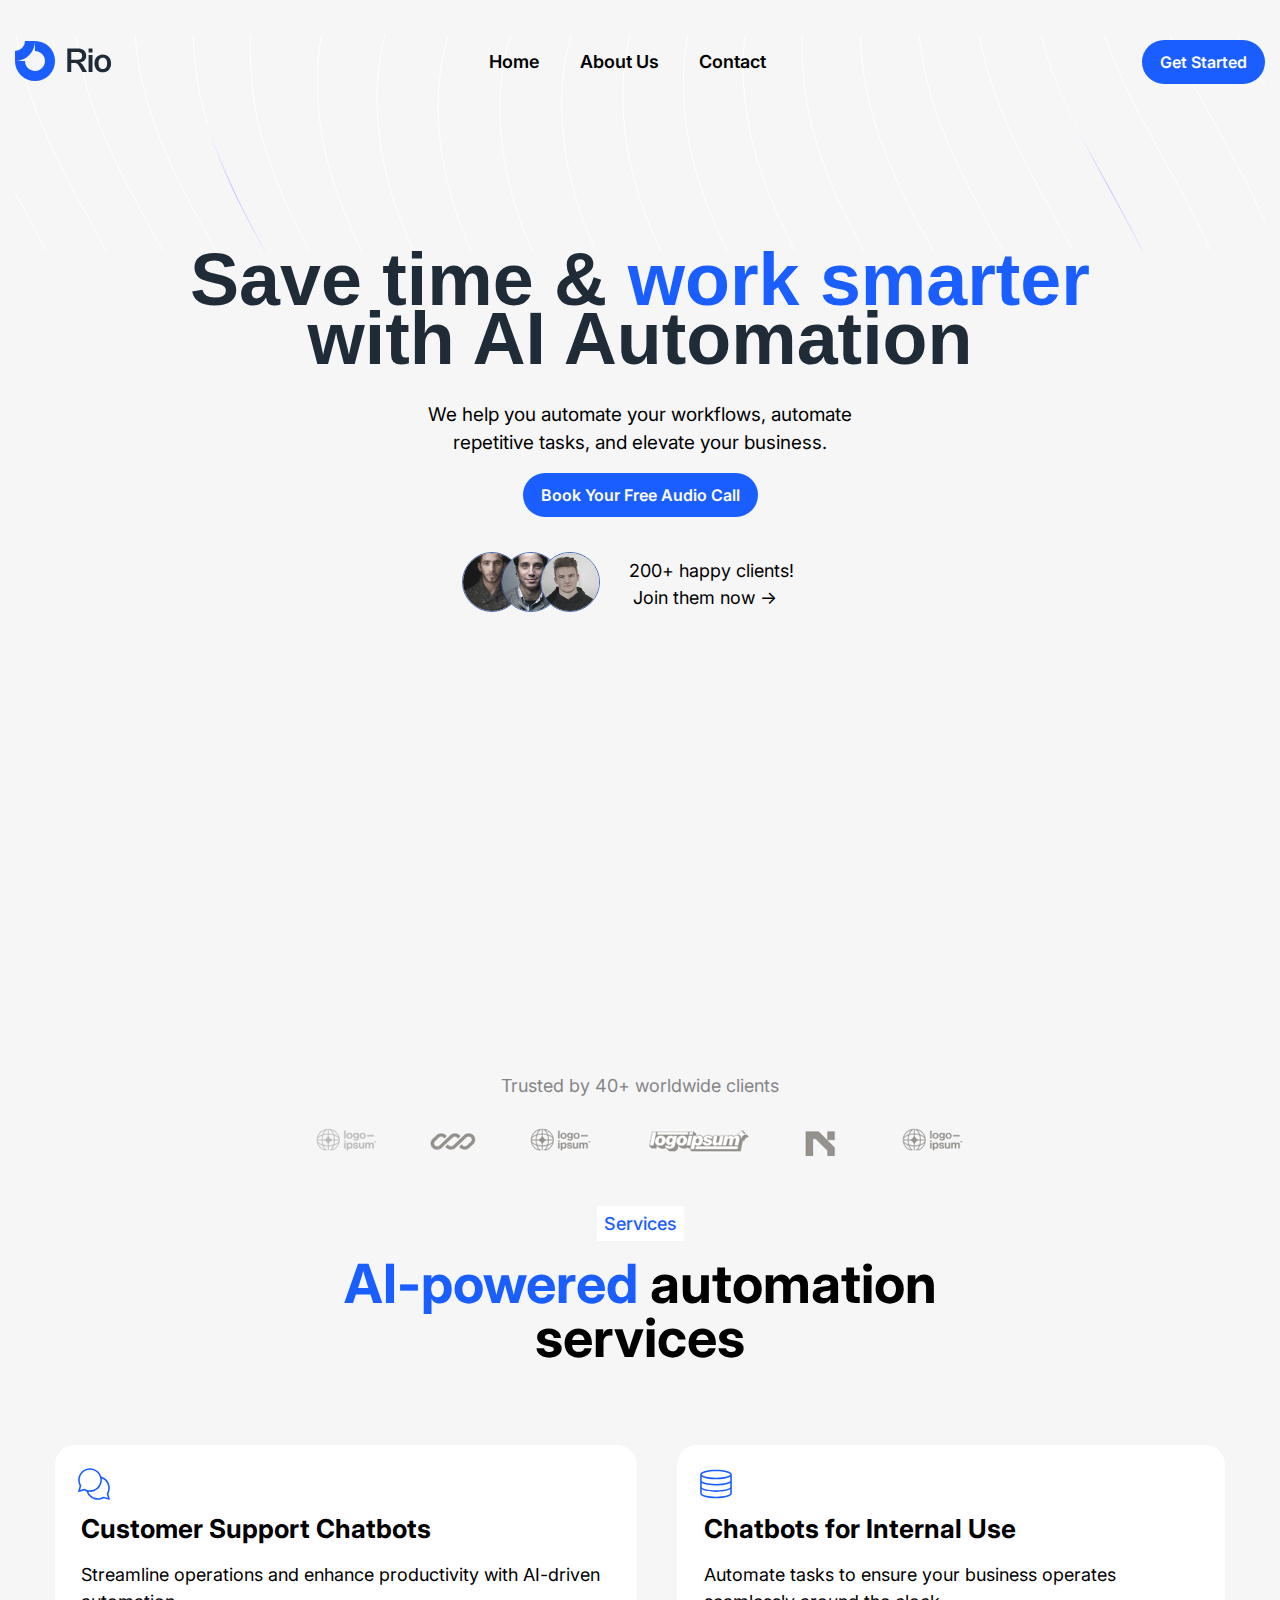
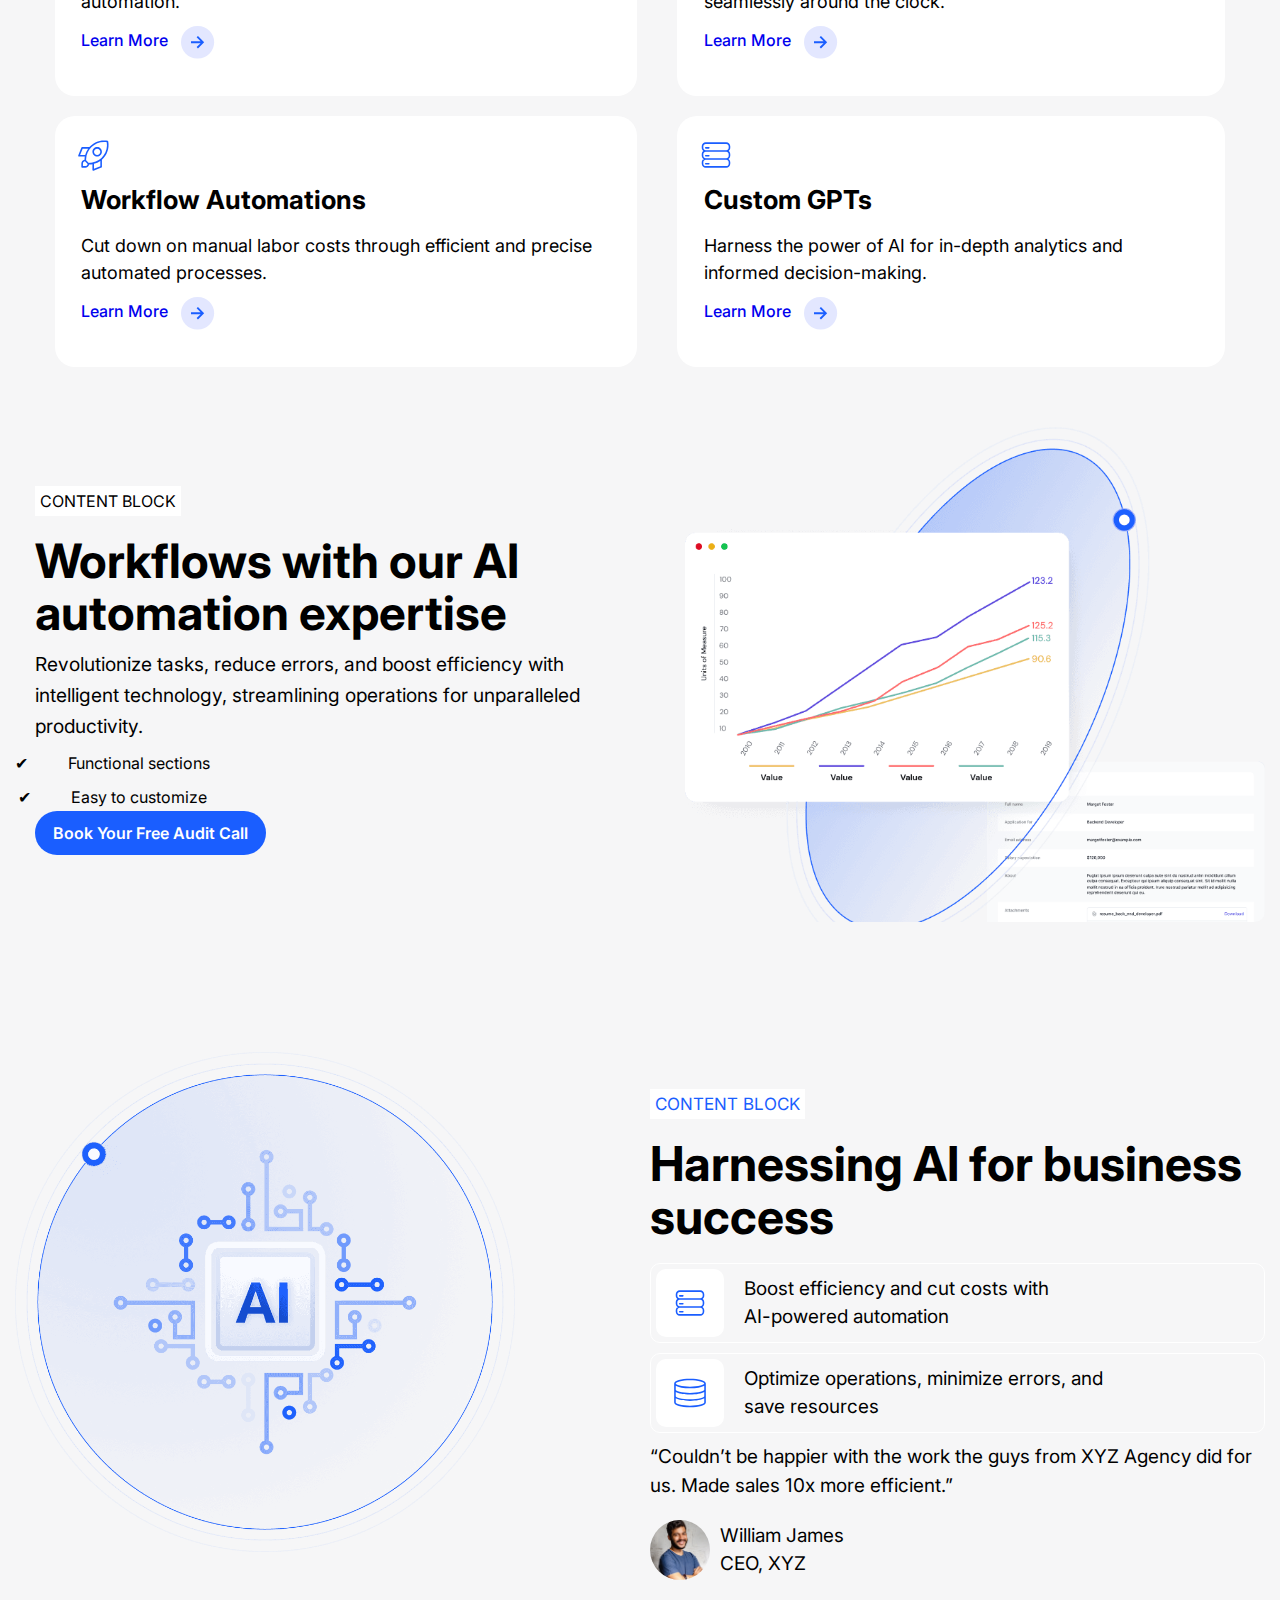
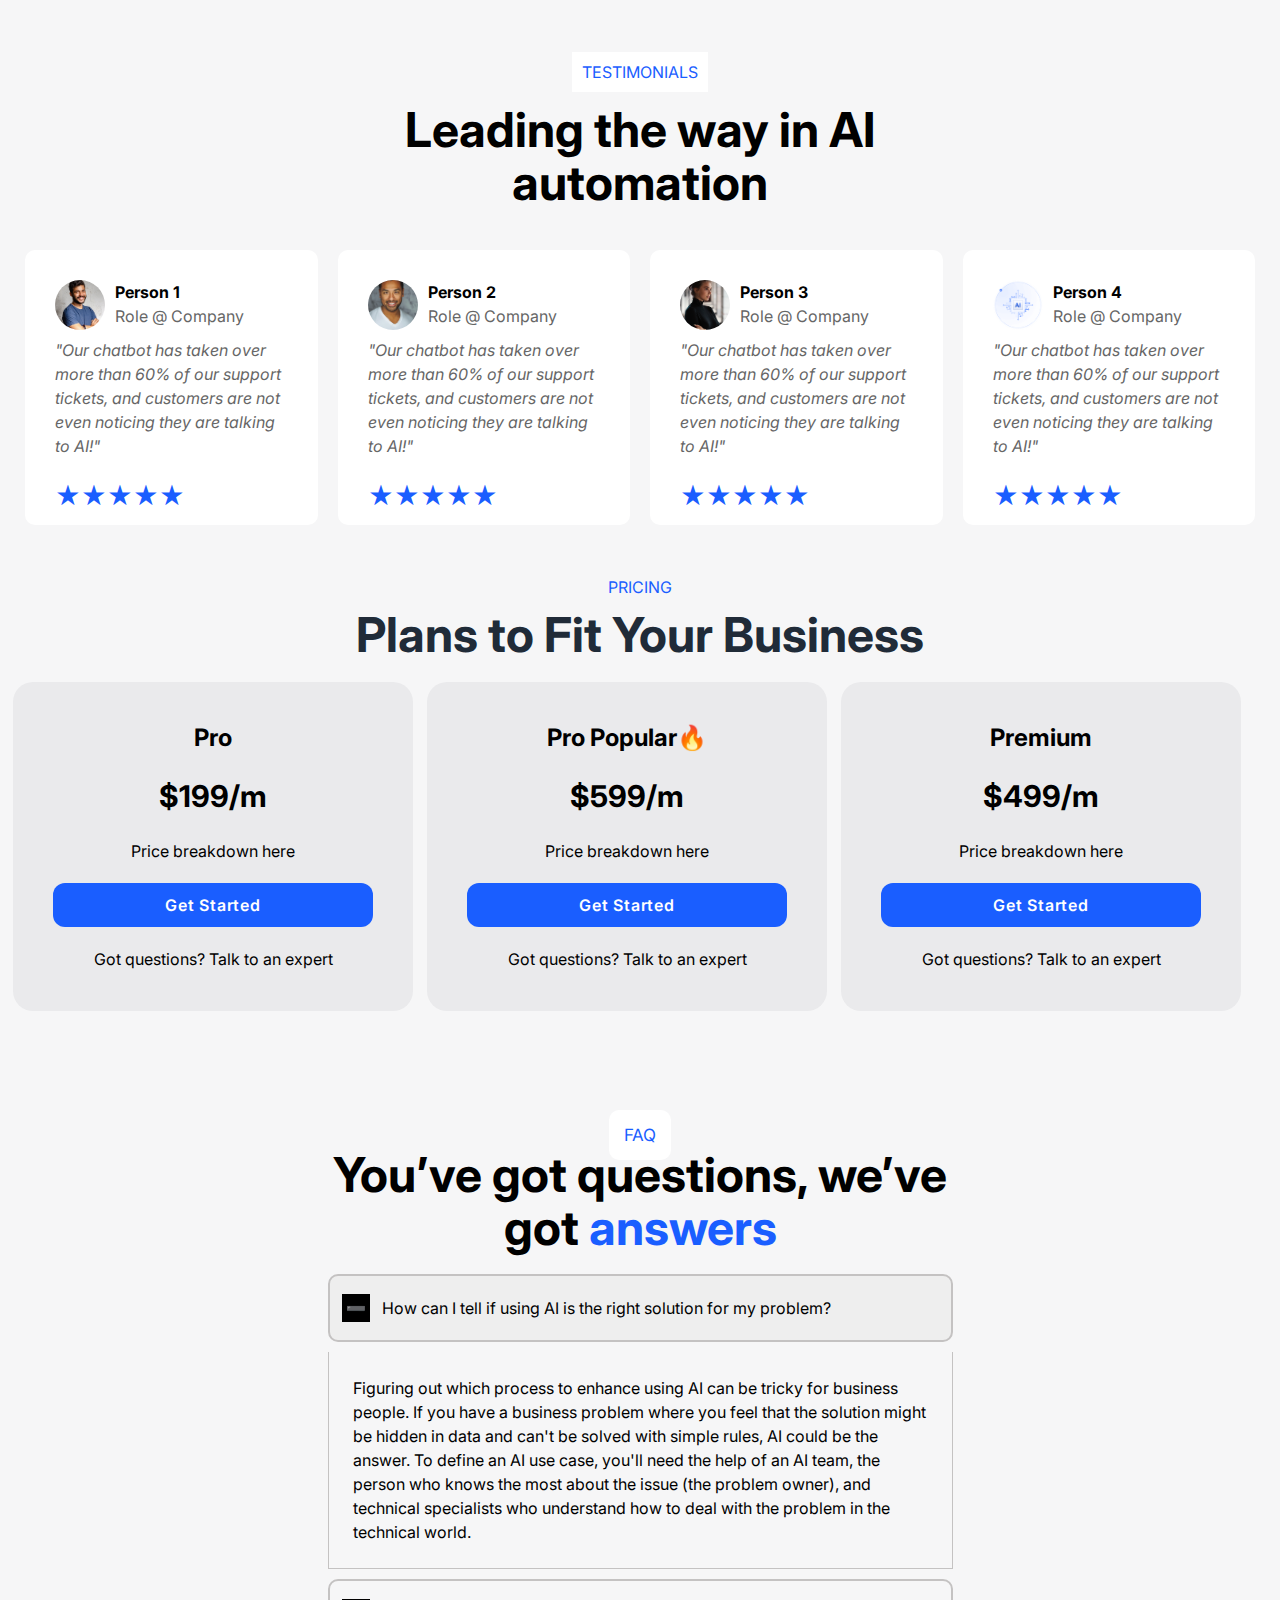
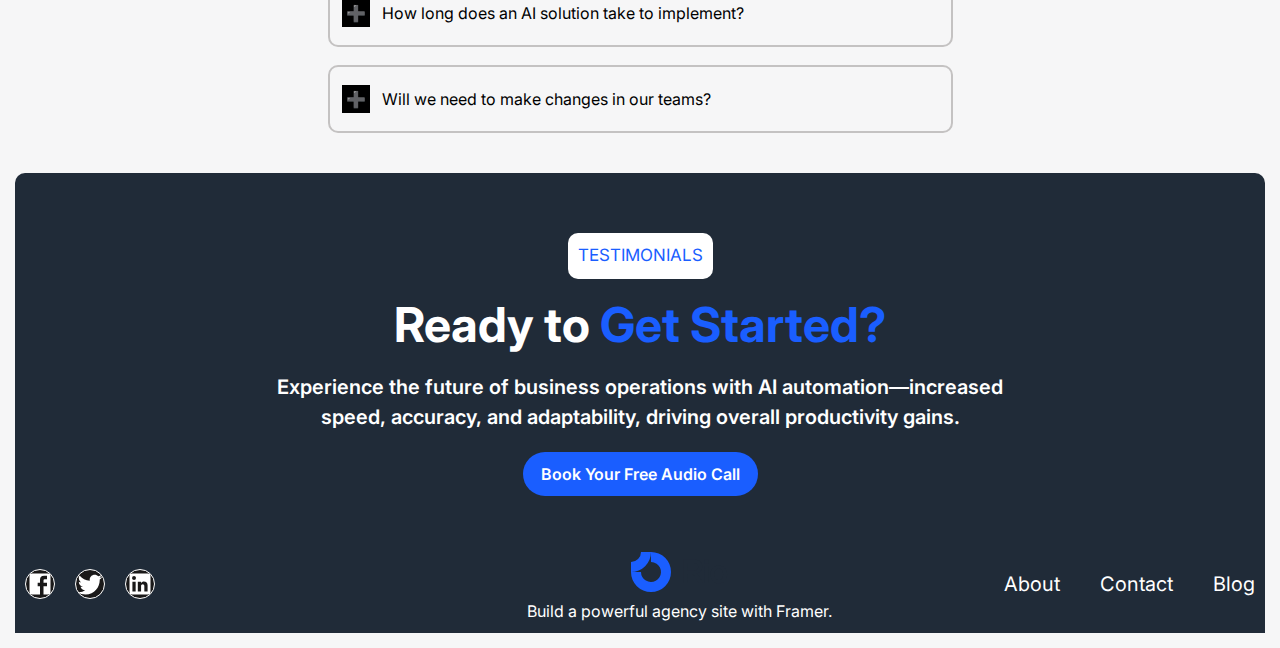
<file: Question 2/index.html>
<!DOCTYPE html>
<html lang="en">
<head>
  <meta charset="UTF-8">
  <meta name="viewport" content="width=device-width, initial-scale=1.0">
  <link rel="stylesheet" href="styles.css">
  <link rel="icon" href="default-favicon-light.v1.png" type="image/svg+xml">
  <link href="https://unpkg.com/aos@2.3.1/dist/aos.css" rel="stylesheet">
  <title>Rio Template Clone</title>
</head>
<body>
  <div class="container">
    <!-- Header Starts -->
  <header class="bg-img">
    <div class="rio-svg center-nav">
      <img src="images/logo-svg.svg" alt="logo">
   
    <nav class="nav">
      <ul>
        <li><a href="#">Home</a></li>
        <li><a href="#">About Us</a></li>
        <li><a href="#">Contact</a></li>
      </ul>
    </nav>
    <div class="button-nav">
      <button>Get Started</button>
    </div>
  </header>
  <!-- Header Ends -->

<main>
  <!-- Hero section -->
  <div class="hero">
    <div class="hero-content">
      <h1>Save time & <span>work smarter</span> <br>with AI Automation</h1>
      <p>We help you automate your workflows, automate <br>repetitive tasks, and elevate your business.</p>
      <button class="btn-hero">
        Book Your Free Audio Call
      </button>
    </div>
    

    <div class="hero-container">
      <div class="hero-img">
        <img src="images/img-1.jpg" alt="image 1">
        <img src="images/img-2.jpg" alt="image 2">
        <img src="images/img-3.jpg" alt="image 3">
        <a href="#" class="hero-link colored">200+ happy clients!</a><br>
        <a href="#" class="hero-link hero-link-2">Join them now →</a>
      </div>
    </div>
   <div class="media">
    <iframe
    src="https://www.youtube.com/embed/QbFT7EnofZw?start=5" 
    frameborder="0" allowfullscreen >
</iframe>

<p class="media-para">Trusted by 40+ worldwide clients
</p>
    <div class="bg-img-2">
      <img src="images/Screenshot_7.png" alt="">
      <img src="images/Screenshot_8.png" alt="">
      <img src="images/Screenshot_7.png" alt="">
      <img src="images/Screenshot_10.png" alt="">
      <img src="images/Screenshot_9.png" alt="">
      <img src="images/Screenshot_7.png" alt="">
    </div>
 </div>
  
 <!-- Services Section -->
  <section>
    <div class="section-container">
      <p class="services">Services</p>
      <h2 class="services-text"><span>AI-powered</span> automation <br>services</h2>
  </section>
  
  <!-- Support section -->
  <section>
    <div class="card-container">
      <div class="cards">
        <div class="card card-minus">
          <img src="images/svg-2.svg" alt="svg-2" class="svgs">
          <div class="card-content">
            <h2>Customer Support Chatbots</h2>
            <p>Streamline operations and enhance productivity with AI-driven automation.</p>
            <div class="learn">
              <p class="card-p"><a href="#">Learn More</a><img src="images/svg-3.svg" alt=""></p>
             </div>
          </div>
        </div>
        <div class="card card-minus">
          <img src="images/svg-1.svg" alt="Image 2" class="svgs">
          <div class="card-content">
            <h2>Workflow Automations</h2>
            <p>Cut down on manual labor costs through efficient and precise automated processes.</p>
           <div class="learn">
            <p class="card-p"><a href="#">Learn More</a><img src="images/svg-3.svg" alt=""></p>
           </div>
          </div>
        </div>
      </div>


     <div class="cards">
      <div class="card card-plus">
        <img src="images/svg-4.svg" alt="Image 3" class="svgs">
        <div class="card-content">
          <h2>Chatbots for Internal Use</h2>
          <p>Automate tasks to ensure your business operates seamlessly around the clock.</p>
          <div class="learn">
            <p class="card-p"><a href="#">Learn More</a><img src="images/svg-3.svg" alt=""></p>
           </div>
        </div>
      </div>
      <div class="card card-plus">
        <img src="images/svg-5.svg" alt="Image 4" class="svgs">
        <div class="card-content">
          <h2>Custom GPTs</h2>
          <p>Harness the power of AI for in-depth analytics and informed decision-making.</p>
          <div class="learn">
            <p class="card-p"><a href="#">Learn More</a><img src="images/svg-3.svg" alt=""></p>
           </div>
        </div>
      </div>
     </div>
    </div>
  </section>
  </div>
</div>
<div class="container">

    <div class="main-content">
      <div class="content-block">
        <p id="content-block-p">CONTENT BLOCK</p>
             <h1>Workflows with our AI automation expertise</h1>
             <p id="content-block-p-2">Revolutionize tasks, reduce errors, and boost efficiency with intelligent technology, streamlining operations for unparalleled productivity.</p>
           <div class="content-block-li">
            <ul>
              <li>
                  Functional sections
              </li>
              <li>
                  Easy to customize
              </li>
          </ul>
           </div>
             <button>Book Your Free Audit Call</button>
         </div>
         <div class="image-container">
             <img src="images/img-4.png" alt="">
             <div class="circle"></div>
         </div>
    </div>
</div>
<div class="container">
  <div class="section-4th">
    <div class="sec-4-img">
      <img src="images/img-5.png" alt="" width="500px" height="500px">
    </div>
    <div class="sec-4-content">
      <p class="sec-4-content-1">CONTENT BLOCK</p>
      <h2>Harnessing AI for business success</h2>
      <div class="sec-4-content-box">
        <img src="images/svg-5.svg" alt="">
        <p>Boost efficiency and cut costs with <br> AI-powered automation</p>
      </div>
      <div class="sec-4-content-box">
        <img src="images/svg-4.svg" alt="">
        <p>Optimize operations, minimize errors, and <br> save resources</p>
      </div>
      <p class="sec-4-content-p-2">“Couldn’t be happier with the work the guys from XYZ Agency did for us. Made sales 10x more efficient.”</p>
      <div class="profiles">
        <img src="images/img-6.jpg" alt="" width="60px" height="60px" style="border-radius: 50%; object-fit: cover;">
       <div>
        <p>William James</p>
        <p>CEO, XYZ</p>
       </div>
      </div>
    </div>
  </div>
</div>

<div class="container">
  <div class="testimonial">
    <p>TESTIMONIALS</p>
    <h2>Leading the way in AI <br>automation</h2>
  </div>
  <div class="profile-cont">
    <div class="profile">
      <img src="images/img-6.jpg" alt="Person 1">
      <p>Person 1<br><span>Role @ Company</span></p>
      <blockquote>"Our chatbot has taken over more than 60% of our support tickets, and customers are not even noticing they are talking to AI!"</blockquote>
      <div class="stars">★★★★★</div>
    </div>
    
    <div class="profile">
      <img src="images/img-8.jpg" alt="Person 2">
      <p>Person 2<br><span>Role @ Company</span></p>
      <blockquote>"Our chatbot has taken over more than 60% of our support tickets, and customers are not even noticing they are talking to AI!"</blockquote>
      <div class="stars">★★★★★</div>
    </div>
    
    <div class="profile">
      <img src="images/img-7.jpg" alt="Person 3">
      <p>Person 3<br><span>Role @ Company</span></p>
      <blockquote>"Our chatbot has taken over more than 60% of our support tickets, and customers are not even noticing they are talking to AI!"</blockquote>
      <div class="stars">★★★★★</div>
    </div>
    
    <div class="profile">
      <img src="images/img-5.png" alt="Person 4">
      <p>Person 4<br><span>Role @ Company</span></p>
      <blockquote>"Our chatbot has taken over more than 60% of our support tickets, and customers are not even noticing they are talking to AI!"</blockquote>
      <div class="stars">★★★★★</div>
    </div>
    
  </div>
</div>

<div class="container">
  <div class="pricing">
    <p class="pricing-p">PRICING</p>
    <h2>Plans to Fit Your Business</h2>
  </div>
<div class="ycard">
  
  
  <div class="nocard">
    <div class="headerA">
                <span class="title">Pro</span>
              </div>
              <p style="font-size: 30px; font-weight: bold;">$199/m</p>
                <p>Price breakdown here</p>
              <button type="button" class="action">Get Started</button>
              <p>Got questions? Talk to an expert</p>
            </div>
    
            <div class="nocard">
              <div class="headerA">
                          <span class="title">Pro Popular🔥</span>
                        </div>
                        <p style="font-size: 30px; font-weight: bold;">$599/m</p>
                          <p>Price breakdown here</p>
                        <button type="button" class="action">Get Started</button>
              <p>Got questions? Talk to an expert</p>
                      </div>
    
                      <div class="nocard">
                        <div class="headerA">
                                    <span class="title">Premium</span>
                                  </div>
                                  <p style="font-size: 30px; font-weight: bold;">$499/m</p>
                                    <p>Price breakdown here</p>
                                  <button type="button" class="action">Get Started</button>
              <p>Got questions? Talk to an expert</p>

                                </div>
                                  </div>
                                  </div>

<div class="container">
  <div class="accordion-texts">
    <p style="text-align: center;">FAQ</p>
    <h2>You’ve got questions, we’ve <br>got <span style="color: var(--blue-cls);">answers</span></h2>
  </div>
  <div class="accordion">
      <details open>
        <summary>
          How can I tell if using AI is the right solution for my problem?
        </summary>
        <div>
          Figuring out which process to enhance using AI can be tricky for business people. If you have a business problem where you feel that the solution might be hidden in data and can't be solved with simple rules, AI could be the answer.

          To define an AI use case, you'll need the help of an AI team, the person who knows the most about the issue (the problem owner), and technical specialists who understand how to deal with the problem in the technical world.
        </div>
      </details>
      <details>
        <summary>
          How long does an AI solution take to implement?
        </summary>
        <div>
          Using AI involves a series of steps: collecting data, labeling it, developing and training the model, testing and evaluating it, and finally deploying the solution. At the beginning, data collection and labeling take 20-50% of the time (higher % for smaller or standard projects).

          The rest of the time is spent on model development, testing, and deployment, which depends on how unique the problem is, the performance level required, and the complexity of deployment. AI projects can last anywhere from 3 months to several years, depending on the size and collaboration needed.
        </div>
      </details>
      <details>
        <summary>
          Will we need to make changes in our teams?
        </summary>
        <div>
          Using AI involves a series of steps: collecting data, labeling it, developing and training the model, testing and evaluating it, and finally deploying the solution. At the beginning, data collection and labeling take 20-50% of the time (higher % for smaller or standard projects).

The rest of the time is spent on model development, testing, and deployment, which depends on how unique the problem is, the performance level required, and the complexity of deployment. AI projects can last anywhere from 3 months to several years, depending on the size and collaboration needed.
        </div>
      </details>
  </div>
</div>

<div class="container">
  <div class="footer-cont">
    <div class="footer-text">
      <p class="foo">TESTIMONIALS</p>
    <h2>Ready to <span style="color: var(--blue-cls);">Get Started?</span></h2>
    <p class="foo2">Experience the future of business operations with AI automation—increased <br>speed, accuracy, and adaptability, driving overall productivity gains.</p>
    <button class="foo-button">Book Your Free Audio Call</button>
    </div>

    <div class="foo-last">
      <div class="foo-left">
        <img src="images/facebook.svg" alt="">
        <img src="images/twitter.svg" alt="">
        <img src="images/linkedin.svg" alt="">
      </div>

      <div class="foo-center">
        <img src="images/logo-svg.svg" alt="">
        <p>Build a powerful agency site with Framer.</p>
      </div>

      <div class="foo-right">
        <ul>
          <li>About</li>
          <li>Contact</li>
          <li>Blog</li>
        </ul>
      </div>
    </div>
  </div>
</main>
</div>
</body>
</html>
</file>
<file: Question 2/styles.css>
@import url("https://fonts.googleapis.com/css2?family=Inter:ital,opsz,wght@0,14..32,100..900;1,14..32,100..900&display=swap");

@import url("https://fonts.cdnfonts.com/css/cabinet-grotesk");

:root {
  --blue-cls: #1a5eff;
  --ff-headers: "Cabinet Grotesk", sans-serif;
  --ff-paragraphs: "Inter", sans-serif;
}

::selection {
  background-color: #1f29365d;
  color: #f6f6f7;
}

* {
  box-sizing: border-box;
  margin: 0;
  padding: 0;
}

body {
  line-height: 1.5;
  -webkit-font-smoothing: antialiased;
  font-family: var(--ff-paragraphs);
  height: 100vh;
  background-color: #f6f6f7;
}

img,
picture,
video,
canvas,
svg {
  display: block;
  max-width: 100%;
}

input,
button,
textarea,
select {
  font: inherit;
}

p,
h1,
h2,
h3,
h4,
h5,
h6 {
  overflow-wrap: break-word;
}

ul[role="list"],
ol[role="list"],
ul,
ol {
  list-style: none;
}

a {
  text-decoration: none;
}

html {
  -moz-text-size-adjust: none;
  -webkit-text-size-adjust: none;
  text-size-adjust: none;
}

.container {
  max-width: 1172px;
  margin: 0 auto;
}

iframe {
  width: 1200px;
  height: 675px;
  border-radius: 15px;
}

header.bg-img {
  background-image: url(images/background-svg.svg);
  background-size: cover;
  background-repeat: no-repeat;
  /* background-position: center; */
  height: 24vh;
}

.center-nav {
  display: flex;
  justify-content: space-between;
  align-items: center;
  margin-top: 20px;
}

ul,
li {
  display: flex;
  justify-content: space-between;
  align-items: center;
  gap: 40px;
}

.nav ul li a {
  font-size: 18px;
  font-weight: 600;
  color: #000;
}

.button-nav button {
  padding: 10px 18px 10px 18px;
  border: none;
  border-radius: 60px;
  background-color: var(--blue-cls);
  color: #fff;
  font-weight: 600;
}

.button-nav button:hover {
  background-color: #202b38;
  color: #fff;
  cursor: pointer;
}

.hero {
  text-align: center;
}

.hero-content h1 {
  font-size: 4.6rem;
  font-weight: 700;
  color: #202b38;
  line-height: 0.799;
  font-family: var(--ff-headers);

  span {
    color: var(--blue-cls);
  }
}

.hero-content p {
  font-size: 19px;
  color: #000;
  font-family: var(--ff-paragraphs);
  margin-top: 2rem;
}

.btn-hero {
  padding: 10px 18px 10px 18px;
  border: none;
  border-radius: 60px;
  background-color: var(--blue-cls);
  color: #fff;
  font-weight: 600;
  margin: 15px;
}

.btn-hero:hover {
  background-color: #202b38;
  color: #fff;
  cursor: pointer;
}

.hero-img img {
  width: 60px;
  height: 60px;
  object-fit: cover;
  object-position: center;
  border-radius: 50%;
  display: inline-block;
  margin-left: -25px;
  cursor: pointer;
  margin-top: 20px;
  border: 1px solid var(--blue-cls);
  opacity: 0.9;
  filter: grayscale(0.5);
  transform: none;
  transform-origin: 50% 50% 0;
}

.hero-link {
  text-align: center;
  position: relative;
  bottom: 35px;
  margin-left: 25px;
  font-size: 18px;
  color: #000;
}

.hero-link-2 {
  margin-left: 130px;
}

.hero-img:hover {
  transition: 0.9s all ease-in;
  transform: translate3d(-1.99652px, 0px, 0px);
}

.colored:hover {
  color: var(--blue-cls);
}

.bg-img-2 {
  display: flex;
  justify-content: center;
  align-items: center;
  gap: 30px;
  margin-top: 10px;
}

.bg-img-2 img {
  background-size: cover;
  background-repeat: repeat;
}

.bg-img-2 img:nth-child(8) {
  opacity: 0.6;
}

.bg-img-2 img:nth-child(1) {
  opacity: 0.6;
}

.media-para {
  margin-top: 20px;
  font-size: 18px;
  color: #858588;
}

section {
  margin-top: 40px;
}

.services {
  background-color: #fff;
  display: inline;
  padding: 7px;
  font-size: 18px;
  color: var(--blue-cls);
  font-weight: 500;
}

.section-container span {
  color: var(--blue-cls);
}

.services-text {
  font-size: 3.375rem;
  line-height: 1;
  margin-top: 20px;
}

.card-container {
  display: flex;
  padding: 20px 20px 5px 20px;

  h2 {
    font-size: 26px;
    text-align: left;
    padding: 0.4rem;
  }

  p {
    font-size: 18px;
    text-align: left;
    padding: 0.4rem;
  }

  .card-p {
    font-weight: 500;
    font-size: 16px;
  }
}

.card {
  background-color: #fff;
  border-radius: 5px;
  padding: 20px 20px 5px 20px;
  margin: 20px;
  border-radius: 20px;
}

.svgs {
  display: flex;
  justify-content: flex-end;
  align-items: flex-start;
}

.learn img {
  position: relative;
  left: 100px;
  bottom: 25.5px;
}

.card-minus:hover {
  transform: rotate(-2deg);
  transition: 70ms all linear;
}

.card-plus:hover {
  transform: rotate(2deg);
  transition: 70ms all linear;
}

/* Content Block */
.content-block {
  padding: 20px;
  border-radius: 10px;
  flex: 1;
  margin-right: 50px;
  position: relative;
}

.content-block h1 {
  font-size: 2.97rem;
  margin-bottom: 20px;
  line-height: 1.1;
  margin-top: 20px;
}

.content-block p {
  font-size: 1.2rem;
  line-height: 1.6;
}

#content-block-p {
  background-color: #fff;
  display: inline;
  padding: 5px;
  font-size: 16px;
}

#content-block-p-2 {
  margin-top: -10px;
  margin-bottom: 10px;
}

.content-block button {
  padding: 10px 18px 10px 18px;
  border: none;
  border-radius: 60px;
  background-color: var(--blue-cls);
  color: #fff;
  font-weight: 600;
  margin-top: 60px;
}

.content-block button:hover {
  background-color: #3e8e41;
}

.image-container {
  flex: 1;
  position: relative;
  width: 500px;
  height: 500px;
  overflow: hidden;
  border-radius: 10px;
}

.main-content {
  display: flex;
  justify-content: space-between;
  align-items: center;
}

.content-block-li ul {
  display: flex;
  flex-direction: column;
  gap: 10px;
  margin-left: 0;
  position: absolute;
  left: 0;
}

.content-block-li li::before {
  content: "✔ ";
}

.section-4th {
  display: grid;
  grid-template-columns: 1fr 1fr;
  gap: 20px;
  margin-top: 40px;
}

.section-4th {
  margin-top: 100px;
}

.sec-4-content {
  margin-top: 40px;

  h2 {
    font-size: 3rem;
    line-height: 1.1;
    margin: 20px 0 20px 0;
  }
}

.sec-4-content-1 {
  background-color: #fff;
  color: var(--blue-cls);
  display: inline;
  padding: 5px;
  font-size: 17px;
}

.sec-4-content-box {
  display: flex;
  gap: 20px;
  align-items: center;
  background-color: transparent;
  font-size: 19px;
  border: 1px solid #fff;
  margin: 0 0 10px 0;
  border-radius: 10px;
  padding: 5px;
}

.sec-4-content-box img {
  background-color: #fff;
  padding: 15px;
  border-radius: 10px;
}

.sec-4-content-box:hover {
  background-color: var(--blue-cls);
  color: #fff;
  cursor: pointer;
}

.sec-4-content-p-2 {
  margin-top: 10px;
  font-size: 19px;
}

.profiles {
  display: flex;
  gap: 10px;
  align-items: center;
  font-size: 19px;
  margin-top: 20px;
}

.profile-cont {
  display: flex;
  gap: 20px;
  margin-top: 20px;
  padding: 10px;
}
.profile {
  border-radius: 10px;
  padding: 30px;
  margin-top: 10px;
  width: 300px;
  background-color: #fff;
}

.profile img {
  width: 50px;
  height: 50px;
  border-radius: 50%;
  float: left;
  margin-right: 10px;
  object-fit: cover;
  object-position: center;
}

.profile p {
  margin: 0;
  font-weight: bold;
}

.profile span {
  font-weight: normal;
  color: #666;
}

.profile blockquote {
  clear: both;
  color: #666;
  font-style: italic;
  margin-top: 10px;
}

.stars {
  color: var(--blue-cls);
  font-size: 25px;
  position: relative;
  top: 20px;
}

.testimonial {
  text-align: center;
  margin-top: 50px;
}

.testimonial p {
  background-color: #fff;
  display: inline;
  font-size: 16px;
  padding: 10px;
  color: var(--blue-cls);
}

.testimonial h2 {
  font-size: 3rem;
  line-height: 1.1;
  margin: 20px 0 20px 0;
}

/* price card */
.ycard {
  display: flex;
  justify-content: center;
  align-items: center;
  gap: 20px;
  margin-top: 20px;
}

.pricing {
  display: flex;
  display: inline;
  align-items: center;
  gap: 20px;
  text-align: center;
  margin-top: 50px;
}

.pricing-p {
  /* background-color: white; */
  font-size: 16px;
  padding: 10px;
  color: var(--blue-cls);
}

.pricing h2 {
  color: #202b38;
  font-size: 3rem;
  line-height: 1.1;
  margin: 0 0 20px 0;
}

.nocard {
  margin-left: -1rem;
  margin-right: -1rem;
  display: flex;
  flex-wrap: wrap;
  text-align: center;
  align-items: stretch;
  margin-bottom: 2rem;
  width: 400px;
  display: flex;
  flex-direction: column;
  border-radius: 20px;
  color: #000;
  padding: 40px;
  gap: 20px;
  background-color: #202b380e;
  margin-right: 10px;

  p {
    color: #000;
  }

  span {
    color: #000;
  }
}

.headerA {
  display: flex;
  flex-direction: column;
  text-align: center;
}

.title {
  font-size: 1.5rem;
  line-height: 2rem;
  font-weight: 700;
  color: #fff;
}

/* .price {
  font-size: 2rem;
  line-height: 1;
  font-weight: 700;
  color: #fff;
} */

.action {
  border: none;
  outline: none;
  display: inline-block;
  border-radius: 12px;
  background-color: var(--blue-cls);
  padding: 10px;
  text-align: center;
  font-weight: 600;
  letter-spacing: 0.05em;
  color: #fff;
  width: 100%;
}

.action:hover {
  background-color: #202b38;
  color: #fff;
  cursor: pointer;
}

/* accordion */

details div {
  border-right: 1px solid #c4c2c2;
  border-left: 1px solid #c4c2c2;
  border-bottom: 1px solid #c4c2c2;
  padding: 1.5em;
  width: 50%;
  margin: 0 auto;
  margin-bottom: 10px;
  transition: all 0.5s ease-in;
}

details div > * + * {
  margin-top: 1.5em;
}

details + details {
  margin-top: 0.5rem;
}

summary {
  list-style: none;
}

summary::-webkit-details-marker {
  display: none;
}

summary {
  border: 2px solid #c4c2c2;
  border-radius: 10px;
  width: 50%;
  margin: 0 auto;
  margin-bottom: 10px;
  padding: 20px;
  cursor: pointer;
  position: relative;
  padding-left: calc(1.75rem + 0.75rem + 0.75rem);
  transition: all 0.3s ease-in-out;
}

summary:after {
  position: absolute;
  top: 50%;
  transform: translateY(-50%);
  left: 0.75rem;
  content: "➕";
  width: 1.75rem;
  height: 1.75rem;
  background-color: #000;
  color: #fff;
  display: inline-flex;
  justify-content: center;
  align-items: center;
  flex-shrink: 0;
}

details[open] summary {
  background-color: #eee;
}

details[open] summary::after {
  content: "➖";
}

summary:hover {
  background-color: #eee;
}

.accordion-texts {
  text-align: center;
  margin-top: 50px;
}

.accordion-texts p {
  background-color: #fff;
  display: inline;
  font-size: 17px;
  border-radius: 10px;
  padding: 15px;
  color: var(--blue-cls);
}

.accordion-texts h2 {
  font-size: 3rem;
  line-height: 1.1;
  margin: 0 0 20px 0;
}

.foo-last {
  margin-top: 50px;
}

.footer-text {
  text-align: center;
  margin-top: 50px;
  color: white;
}

.foo {
  display: inline-block;
  font-size: 17px;
  border-radius: 10px;
  padding: 10px;
  color: var(--blue-cls);
  background-color: #fff;
  margin-bottom: 20px;
}

.footer-text h2 {
  color: white;
  font-size: 3rem;
  line-height: 1.1;
  margin: 0 0 20px 0;
}

.foo2 {
  font-size: 20px;
  font-weight: 600;
}

.foo-button {
  padding: 10px 18px 10px 18px;
  border: none;
  border-radius: 60px;
  background-color: var(--blue-cls);
  color: #fff;
  font-weight: 600;
  margin-top: 20px;
}

.foo-button:hover {
  background-color: #202b38;
  color: #fff;
  cursor: pointer;
}

.foo-left img {
  width: 30px;
  height: 30px;
  background-color: rgb(26, 25, 25);
  border: 1px solid #fff;
  border-radius: 50px;
}

.foo-left {
  display: flex;
  gap: 20px;
}

.foo-last {
  display: flex;
  justify-content: space-between;
  align-items: center;
  gap: 30px;
  color: #fff;
}

.foo-center {
  display: flex;
  justify-content: center;
  align-items: center;
  flex-direction: column;
  position: relative;
  left: 100px;
}

.foo-right {
  font-size: 20px;
}

.footer-cont {
  background-color: #202b38;
  /* color: #fff; */
  border-top-right-radius: 10px;
  border-top-left-radius: 10px;
  padding: 10px;
}

@media only screen and (min-width: 768px) {
  .container {
    max-width: 100%;
    padding: 15px;
  }

  .media iframe {
    width: 700px;
    height: 400px;
    border-radius: 15px;
  }
}

@media only screen and (max-width: 550px) {
  .container {
    padding: 10px;
    overflow: hidden;
  }

  .center-nav {
    flex-direction: column;

    .button-nav {
      display: none;
    }
  }

  .bg-img-2 {
    display: none;
  }

  .card-container {
    flex-direction: column;
  }

  .media iframe {
    width: 400px;
    height: 300px;
    border-radius: 15px;
  }

  .main-content {
    flex-direction: column;

    .image-container {
      display: none;
    }
  }

  .section-4th img {
    display: none;
  }

  .section-4th {
    grid-template-columns: 1fr;
  }

  .profile {
    flex-direction: column;
  }

  .profile-cont {
    flex-direction: column;
    justify-content: center;
    align-items: center;
  }

  .ycard {
    flex-direction: column;
  }

  .foo-last {
    flex-direction: column;
  }

  .foo-center {
    position: relative;
    left: 0px;
  }
}

@media screen and (max-width: 770px) {
  .media iframe {
    width: 400px;
    height: 300px;
    border-radius: 15px;
  }

  .bg-img-2 {
    display: none;
  }

  .card-container {
    flex-direction: column;
  }

  .image-container {
    display: none;
  }

  .sec-4-img img {
    display: none;
  }

  .section-4th {
    grid-template-columns: 1fr;
  }

  .profile-cont {
    flex-direction: column;
    width: 100%;
  }

  .profile {
    width: 100%;
  }

  .ycard {
    flex-direction: column;
  }

  .foo-last {
    flex-direction: column;
  }

  .foo-center {
    position: relative;
    left: 0px;
  }
}
</file>
